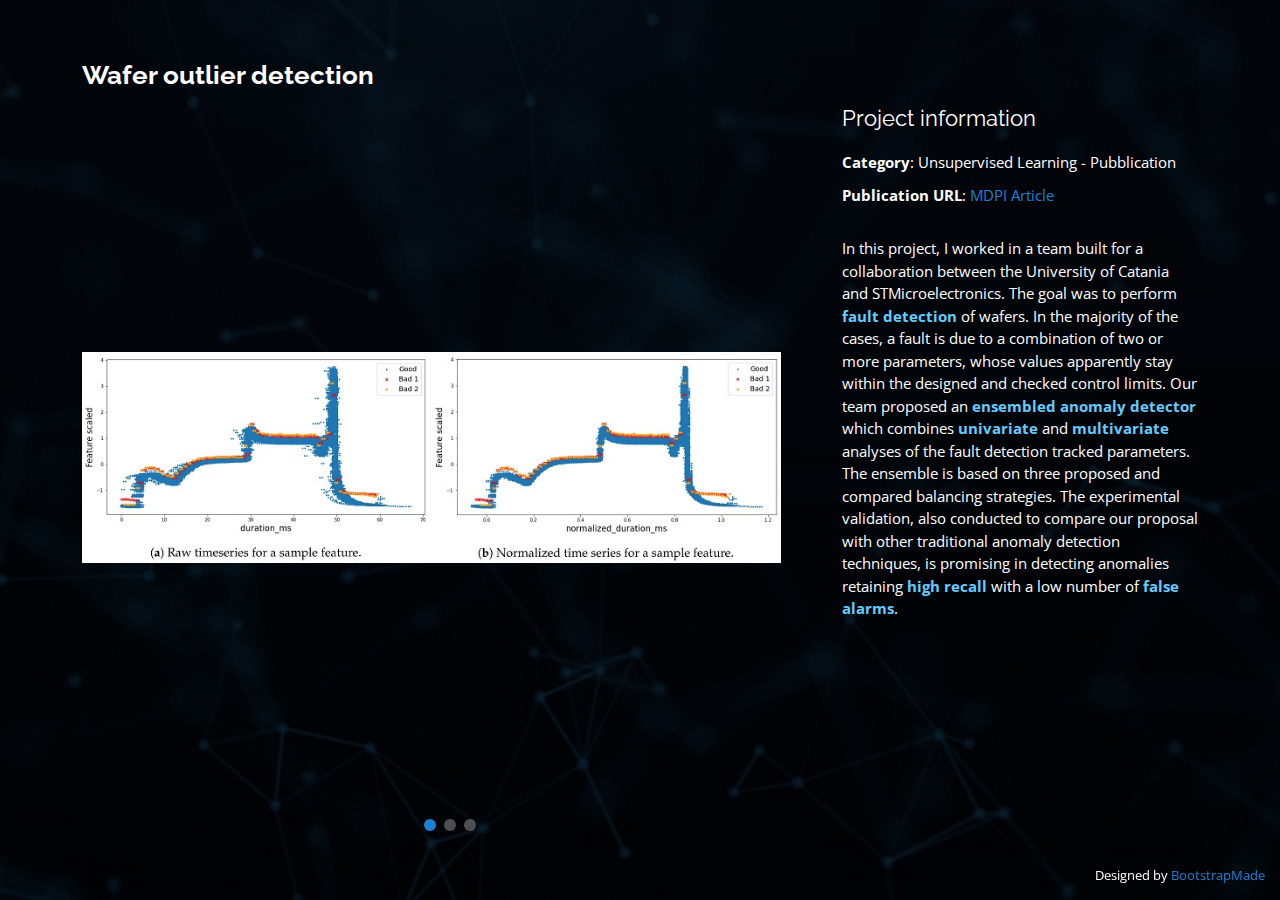
<file: portfolio-details1.html>
<!DOCTYPE html>
<html lang="en">

<head>
  <meta charset="utf-8">
  <meta content="width=device-width, initial-scale=1.0" name="viewport">

  <title>Portfolio Details - Personal Bootstrap Template</title>
  <meta content="" name="description">
  <meta content="" name="keywords">

  <!-- Favicons -->
  <link href="assets/img/favicon.png" rel="icon">
  <link href="assets/img/apple-touch-icon.png" rel="apple-touch-icon">

  <!-- Google Fonts -->
  <link href="https://fonts.googleapis.com/css?family=Open+Sans:300,300i,400,400i,600,600i,700,700i|Raleway:300,300i,400,400i,500,500i,600,600i,700,700i|Poppins:300,300i,400,400i,500,500i,600,600i,700,700i" rel="stylesheet">

  <!-- Vendor CSS Files -->
  <link href="assets/vendor/bootstrap/css/bootstrap.min.css" rel="stylesheet">
  <link href="assets/vendor/bootstrap-icons/bootstrap-icons.css" rel="stylesheet">
  <link href="assets/vendor/boxicons/css/boxicons.min.css" rel="stylesheet">
  <link href="assets/vendor/glightbox/css/glightbox.min.css" rel="stylesheet">
  <link href="assets/vendor/remixicon/remixicon.css" rel="stylesheet">
  <link href="assets/vendor/swiper/swiper-bundle.min.css" rel="stylesheet">

  <!-- Template Main CSS File -->
  <link href="assets/css/style.css" rel="stylesheet">

  <!-- =======================================================
  * Template Name: Personal - v4.7.0
  * Template URL: https://bootstrapmade.com/personal-free-resume-bootstrap-template/
  * Author: BootstrapMade.com
  * License: https://bootstrapmade.com/license/
  ======================================================== -->
</head>

<body>

  <main id="main">

    <!-- ======= Portfolio Details ======= -->
	
	  <div id="portfolio-details1" class="portfolio-details">
      <div class="container" id="portfolio-cont">

			<div class="row">

			  <div class="col-lg-8">
				<h2 class="portfolio-title">Wafer outlier detection</h2>

				<div class="portfolio-details-slider swiper d-none d-md-block" >
				  <div class="swiper-wrapper align-items-center">

					<div class="swiper-slide">
					  <img src="assets/img/portfolio/sensors1.jpg" alt="">
					</div>

					<div class="swiper-slide">
					  <img src="assets/img/portfolio/sensors2.png" alt="">
					</div>
					<div class="swiper-slide">
					  <img src="assets/img/portfolio/sensors3.jpg" alt="">
					  
					</div>
				  </div>
				  <div class="swiper-pagination"></div>
				</div>

			  </div>

			  <div class="col-lg-4 portfolio-info">
				<h3>Project information</h3>
				<ul>
				  <li><strong>Category</strong>: Unsupervised Learning - Pubblication</li>
				  <li><strong>Publication URL</strong>: <a href="https://www.mdpi.com/1424-8220/21/16/5465/htm" target="_blank"> MDPI Article</a></li>
				</ul>

				<p>
				  In this project, I worked in a team built for a collaboration between the University of Catania and STMicroelectronics. The goal was to perform <b>fault detection</b> of wafers. In the majority of the cases, a fault is due to a combination of two or more parameters, whose values apparently stay within the designed and checked control limits. Our team proposed an <b>ensembled anomaly detector</b> which combines <b>univariate</b> and <b>multivariate</b> analyses of the fault detection tracked parameters. The ensemble is based on three proposed and compared balancing strategies.  The experimental validation, also conducted to compare our proposal with other traditional anomaly detection techniques, is promising in detecting anomalies retaining <b>high recall</b> with a low number of <b>false alarms</b>.
				</p>
			  </div>


		  </div>
    </div>			
  </main><!-- End #main -->

  <div class="credits">
    <!-- All the links in the footer should remain intact. -->
    <!-- You can delete the links only if you purchased the pro version. -->
    <!-- Licensing information: https://bootstrapmade.com/license/ -->
    <!-- Purchase the pro version with working PHP/AJAX contact form: https://bootstrapmade.com/personal-free-resume-bootstrap-template/ -->
 Designed by <a href="https://bootstrapmade.com/">BootstrapMade</a> 
  </div>

  <!-- Vendor JS Files -->
  <script src="assets/vendor/purecounter/purecounter.js"></script>
  <script src="assets/vendor/bootstrap/js/bootstrap.bundle.min.js"></script>
  <script src="assets/vendor/glightbox/js/glightbox.min.js"></script>
  <script src="assets/vendor/isotope-layout/isotope.pkgd.min.js"></script>
  <script src="assets/vendor/swiper/swiper-bundle.min.js"></script>
  <script src="assets/vendor/waypoints/noframework.waypoints.js"></script>
  <script src="assets/vendor/php-email-form/validate.js"></script>

  <!-- Template Main JS File -->
  <script src="assets/js/main.js"></script>

</body>

</html>
</file>
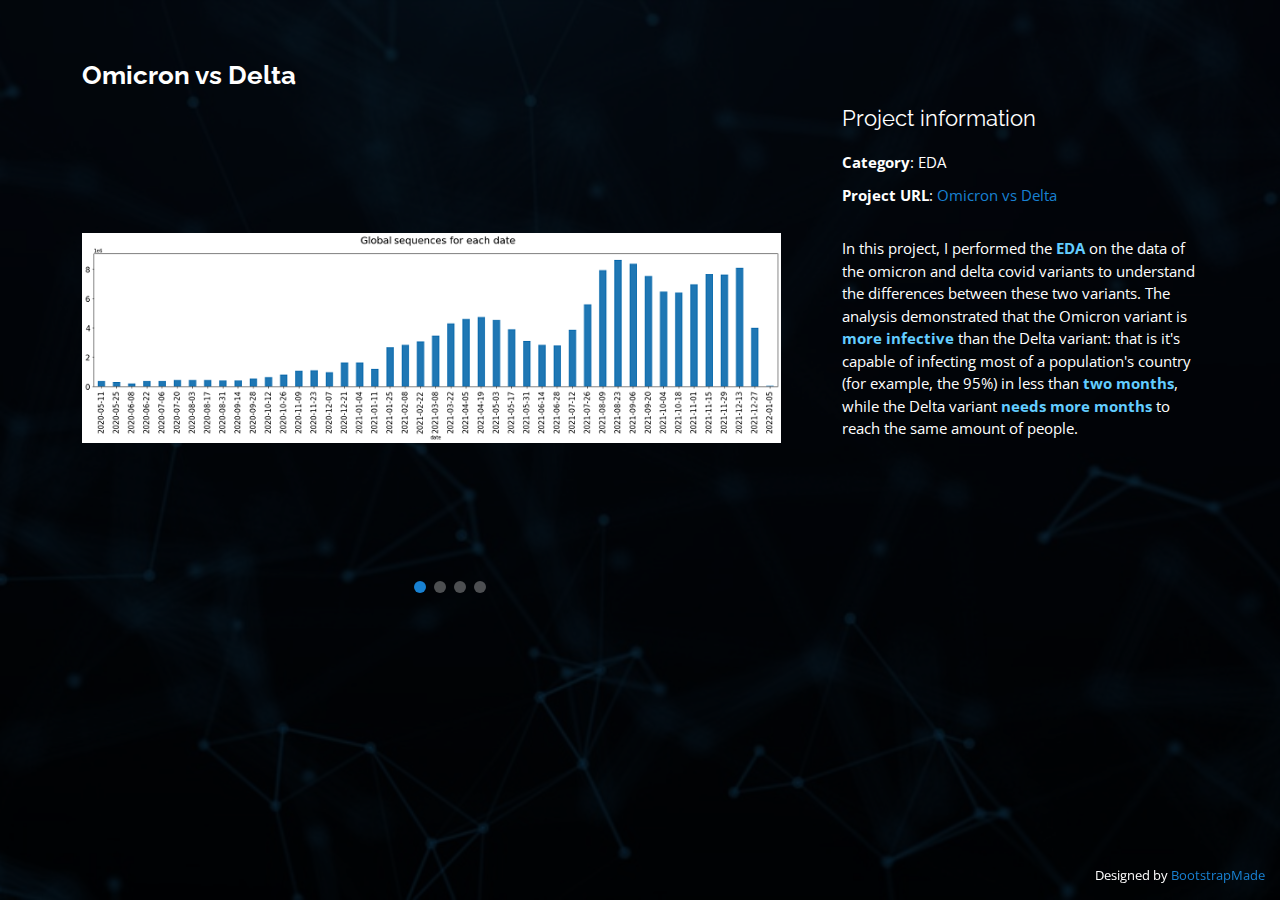
<file: portfolio-details2.html>
<!DOCTYPE html>
<html lang="en">

<head>
  <meta charset="utf-8">
  <meta content="width=device-width, initial-scale=1.0" name="viewport">

  <title>Portfolio Details - Personal Bootstrap Template</title>
  <meta content="" name="description">
  <meta content="" name="keywords">

  <!-- Favicons -->
  <link href="assets/img/favicon.png" rel="icon">
  <link href="assets/img/apple-touch-icon.png" rel="apple-touch-icon">

  <!-- Google Fonts -->
  <link href="https://fonts.googleapis.com/css?family=Open+Sans:300,300i,400,400i,600,600i,700,700i|Raleway:300,300i,400,400i,500,500i,600,600i,700,700i|Poppins:300,300i,400,400i,500,500i,600,600i,700,700i" rel="stylesheet">

  <!-- Vendor CSS Files -->
  <link href="assets/vendor/bootstrap/css/bootstrap.min.css" rel="stylesheet">
  <link href="assets/vendor/bootstrap-icons/bootstrap-icons.css" rel="stylesheet">
  <link href="assets/vendor/boxicons/css/boxicons.min.css" rel="stylesheet">
  <link href="assets/vendor/glightbox/css/glightbox.min.css" rel="stylesheet">
  <link href="assets/vendor/remixicon/remixicon.css" rel="stylesheet">
  <link href="assets/vendor/swiper/swiper-bundle.min.css" rel="stylesheet">

  <!-- Template Main CSS File -->
  <link href="assets/css/style.css" rel="stylesheet">

  <!-- =======================================================
  * Template Name: Personal - v4.7.0
  * Template URL: https://bootstrapmade.com/personal-free-resume-bootstrap-template/
  * Author: BootstrapMade.com
  * License: https://bootstrapmade.com/license/
  ======================================================== -->
</head>

<body>

  <main id="main">

    <!-- ======= Portfolio Details ======= -->
	
	  <div id="portfolio-details2" class="portfolio-details">
      <div class="container">

			<div class="row">

			  <div class="col-lg-8">
				<h2 class="portfolio-title">Omicron vs Delta</h2>

				<div class="portfolio-details-slider swiper d-none d-md-block">
				  <div class="swiper-wrapper align-items-center">

					<div class="swiper-slide">
					  <img src="assets/img/portfolio/ovd1.png" class="images" alt="">
					</div>

					<div class="swiper-slide">
					  <img src="assets/img/portfolio/ovd2.png" class="images" alt="">
					</div>
					<div class="swiper-slide">
					  <img src="assets/img/portfolio/ovd3.png" class="images" alt="">
					</div>
					<div class="swiper-slide">
					  <img src="assets/img/portfolio/ovd4.png" class="images" alt="">
					</div>
				  </div>
				  <div class="swiper-pagination"></div>
				</div>

			  </div>

			  <div class="col-lg-4 portfolio-info">
				<h3>Project information</h3>
				<ul>
				  <li><strong>Category</strong>: EDA</li>
				  <li><strong>Project URL</strong>: <a href="https://www.kaggle.com/francescovattiato/omicron-vs-delta" target="_blank">Omicron vs Delta</a></li>
				</ul>

				<p>
				In this project, I performed the <b>EDA</b> on the data of the omicron and delta covid variants to understand the differences between these two variants. The analysis demonstrated that the Omicron variant is <b>more infective</b> than the Delta variant: that is it's capable of infecting most of a population's country (for example, the 95%) in less than <b>two months</b>, while the Delta variant <b>needs more months</b> to reach the same amount of people.
				</p>
			  </div>


		  </div>

    </div>
	
		
  </main><!-- End #main -->

  <div class="credits">
    <!-- All the links in the footer should remain intact. -->
    <!-- You can delete the links only if you purchased the pro version. -->
    <!-- Licensing information: https://bootstrapmade.com/license/ -->
    <!-- Purchase the pro version with working PHP/AJAX contact form: https://bootstrapmade.com/personal-free-resume-bootstrap-template/ -->
    Designed by <a href="https://bootstrapmade.com/">BootstrapMade</a>
  </div>

  <!-- Vendor JS Files -->
  <script src="assets/vendor/purecounter/purecounter.js"></script>
  <script src="assets/vendor/bootstrap/js/bootstrap.bundle.min.js"></script>
  <script src="assets/vendor/glightbox/js/glightbox.min.js"></script>
  <script src="assets/vendor/isotope-layout/isotope.pkgd.min.js"></script>
  <script src="assets/vendor/swiper/swiper-bundle.min.js"></script>
  <script src="assets/vendor/waypoints/noframework.waypoints.js"></script>
  <script src="assets/vendor/php-email-form/validate.js"></script>

  <!-- Template Main JS File -->
  <script src="assets/js/main.js"></script>

</body>

</html>
</file>
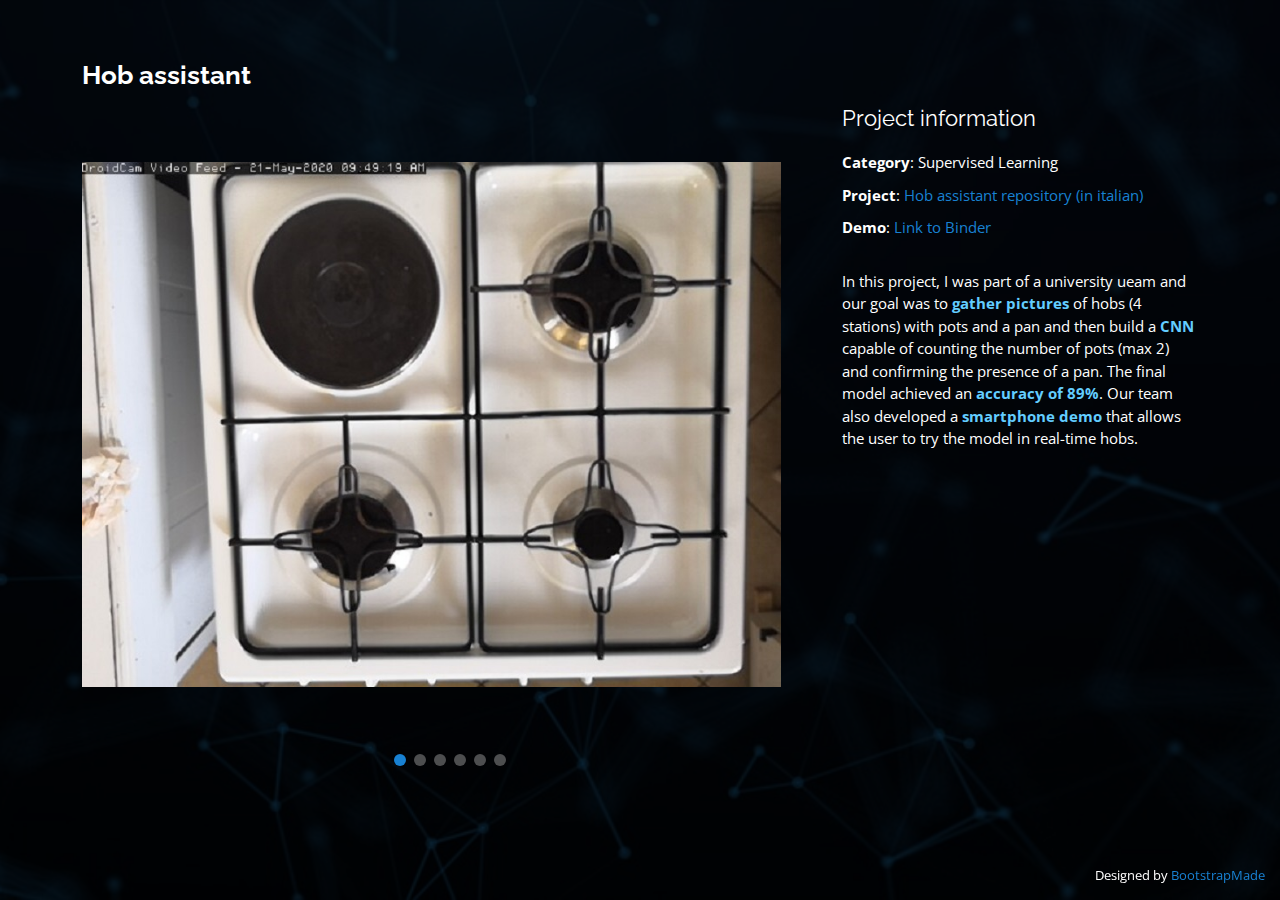
<file: portfolio-details3.html>
<!DOCTYPE html>
<html lang="en">

<head>
  <meta charset="utf-8">
  <meta content="width=device-width, initial-scale=1.0" name="viewport">

  <title>Portfolio Details - Personal Bootstrap Template</title>
  <meta content="" name="description">
  <meta content="" name="keywords">

  <!-- Favicons -->
  <link href="assets/img/favicon.png" rel="icon">
  <link href="assets/img/apple-touch-icon.png" rel="apple-touch-icon">

  <!-- Google Fonts -->
  <link href="https://fonts.googleapis.com/css?family=Open+Sans:300,300i,400,400i,600,600i,700,700i|Raleway:300,300i,400,400i,500,500i,600,600i,700,700i|Poppins:300,300i,400,400i,500,500i,600,600i,700,700i" rel="stylesheet">

  <!-- Vendor CSS Files -->
  <link href="assets/vendor/bootstrap/css/bootstrap.min.css" rel="stylesheet">
  <link href="assets/vendor/bootstrap-icons/bootstrap-icons.css" rel="stylesheet">
  <link href="assets/vendor/boxicons/css/boxicons.min.css" rel="stylesheet">
  <link href="assets/vendor/glightbox/css/glightbox.min.css" rel="stylesheet">
  <link href="assets/vendor/remixicon/remixicon.css" rel="stylesheet">
  <link href="assets/vendor/swiper/swiper-bundle.min.css" rel="stylesheet">

  <!-- Template Main CSS File -->
  <link href="assets/css/style.css" rel="stylesheet">

  <!-- =======================================================
  * Template Name: Personal - v4.7.0
  * Template URL: https://bootstrapmade.com/personal-free-resume-bootstrap-template/
  * Author: BootstrapMade.com
  * License: https://bootstrapmade.com/license/
  ======================================================== -->
</head>

<body>

  <main id="main">

    <!-- ======= Portfolio Details ======= -->
	
	  <div id="portfolio-details3" class="portfolio-details">
      <div class="container">

			<div class="row">

			  <div class="col-lg-8">
				<h2 class="portfolio-title">Hob assistant</h2>

				<div class="portfolio-details-slider swiper d-none d-md-block">
				  <div class="swiper-wrapper align-items-center">
				  	<div class="swiper-slide">
					  <img src="assets/img/portfolio/kitchen00.jpg" class="images" alt="">
					</div>

					<div class="swiper-slide">
					  <img src="assets/img/portfolio/kitchen01.jpg" class="images" alt="">
					</div>
					<div class="swiper-slide">
					  <img src="assets/img/portfolio/kitchen02.jpg" class="images" alt="">
					</div>

					<div class="swiper-slide">
					  <img src="assets/img/portfolio/kitchen1.png" class="images" alt="">
					</div>

					<div class="swiper-slide">
					  <img src="assets/img/portfolio/kitchen2.png" class="images" alt="">
					</div>
					<div class="swiper-slide">
					  <img src="assets/img/portfolio/kitchen3.png" class="images" alt="">
					</div>
				  </div>
				  <div class="swiper-pagination"></div>
				</div>

			  </div>

			  <div class="col-lg-4 portfolio-info">
				<h3>Project information</h3>
				<ul>
				  <li><strong>Category</strong>: Supervised Learning</li>
				  <li><strong>Project</strong>: <a href="https://gitlab.com/team15_unict/main-project/-/tree/master" target="_blank">Hob assistant repository (in italian)</a></li>
				  <li><strong>Demo</strong>: <a href="https://mybinder.org/v2/gl/team15_unict%2Fdemo/master?urlpath=%2Fapps%2Fdemo.ipynb" target="_blank">Link to Binder</a></li>
				</ul>

				<p>
				In this project, I was part of a university ueam and our goal was to <b>gather pictures</b> of hobs (4 stations) with pots and a pan and then build a <b>CNN</b> capable of counting the number of pots (max 2) and confirming the presence of a pan. The final model achieved an <b>accuracy of 89%</b>. Our team also developed a <b>smartphone demo</b> that allows the user to try the model in real-time hobs.
				</p>
			  </div>


		  </div>

    </div>
		
  </main><!-- End #main -->

  <div class="credits">
    <!-- All the links in the footer should remain intact. -->
    <!-- You can delete the links only if you purchased the pro version. -->
    <!-- Licensing information: https://bootstrapmade.com/license/ -->
    <!-- Purchase the pro version with working PHP/AJAX contact form: https://bootstrapmade.com/personal-free-resume-bootstrap-template/ -->
    Designed by <a href="https://bootstrapmade.com/">BootstrapMade</a>
  </div>

  <!-- Vendor JS Files -->
  <script src="assets/vendor/purecounter/purecounter.js"></script>
  <script src="assets/vendor/bootstrap/js/bootstrap.bundle.min.js"></script>
  <script src="assets/vendor/glightbox/js/glightbox.min.js"></script>
  <script src="assets/vendor/isotope-layout/isotope.pkgd.min.js"></script>
  <script src="assets/vendor/swiper/swiper-bundle.min.js"></script>
  <script src="assets/vendor/waypoints/noframework.waypoints.js"></script>
  <script src="assets/vendor/php-email-form/validate.js"></script>

  <!-- Template Main JS File -->
  <script src="assets/js/main.js"></script>

</body>

</html>
</file>
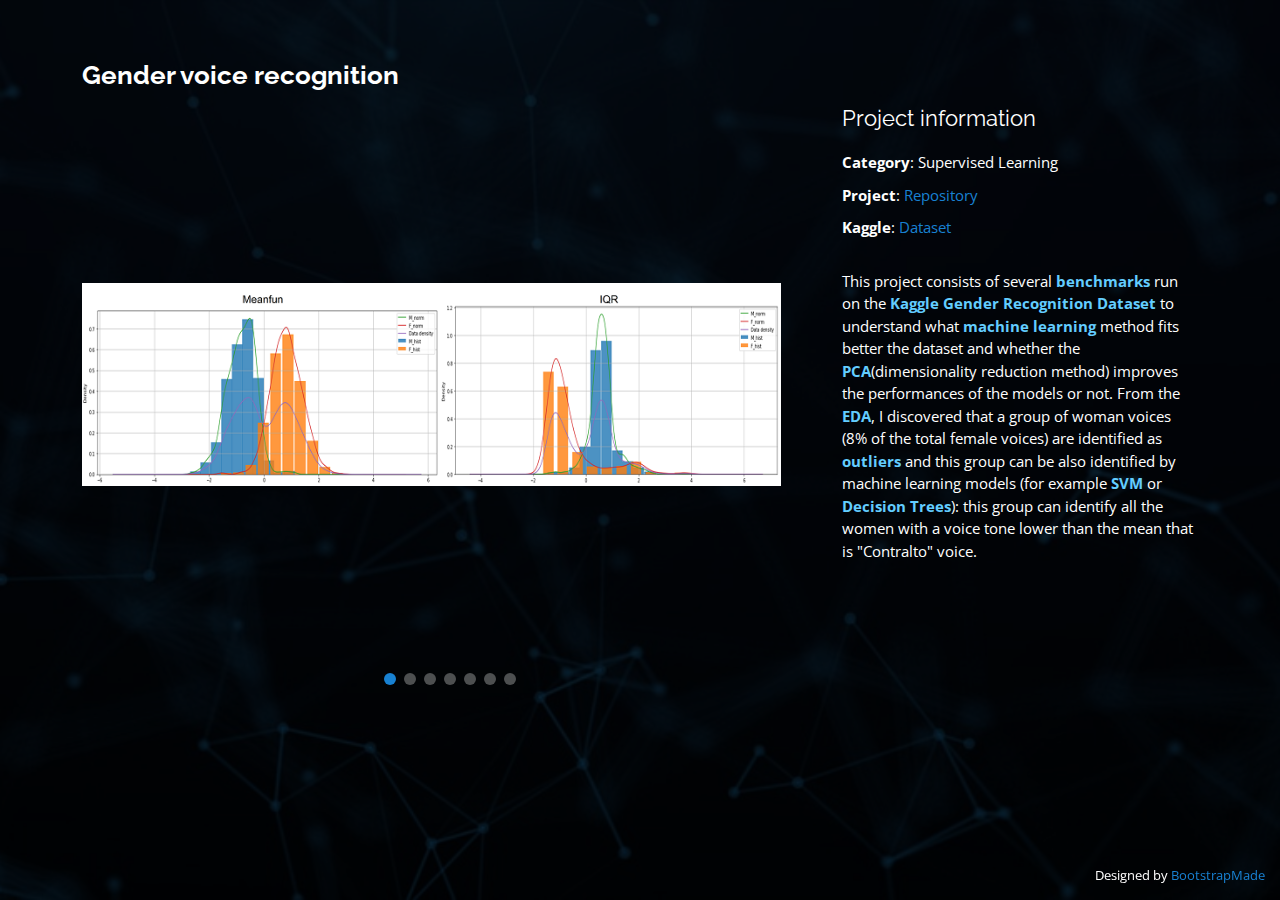
<file: portfolio-details4.html>
<!DOCTYPE html>
<html lang="en">

<head>
  <meta charset="utf-8">
  <meta content="width=device-width, initial-scale=1.0" name="viewport">

  <title>Portfolio Details - Personal Bootstrap Template</title>
  <meta content="" name="description">
  <meta content="" name="keywords">

  <!-- Favicons -->
  <link href="assets/img/favicon.png" rel="icon">
  <link href="assets/img/apple-touch-icon.png" rel="apple-touch-icon">

  <!-- Google Fonts -->
  <link href="https://fonts.googleapis.com/css?family=Open+Sans:300,300i,400,400i,600,600i,700,700i|Raleway:300,300i,400,400i,500,500i,600,600i,700,700i|Poppins:300,300i,400,400i,500,500i,600,600i,700,700i" rel="stylesheet">

  <!-- Vendor CSS Files -->
  <link href="assets/vendor/bootstrap/css/bootstrap.min.css" rel="stylesheet">
  <link href="assets/vendor/bootstrap-icons/bootstrap-icons.css" rel="stylesheet">
  <link href="assets/vendor/boxicons/css/boxicons.min.css" rel="stylesheet">
  <link href="assets/vendor/glightbox/css/glightbox.min.css" rel="stylesheet">
  <link href="assets/vendor/remixicon/remixicon.css" rel="stylesheet">
  <link href="assets/vendor/swiper/swiper-bundle.min.css" rel="stylesheet">

  <!-- Template Main CSS File -->
  <link href="assets/css/style.css" rel="stylesheet">

  <!-- =======================================================
  * Template Name: Personal - v4.7.0
  * Template URL: https://bootstrapmade.com/personal-free-resume-bootstrap-template/
  * Author: BootstrapMade.com
  * License: https://bootstrapmade.com/license/
  ======================================================== -->
</head>

<body>

  <main id="main">

    <!-- ======= Portfolio Details ======= -->
	
	  <div id="portfolio-details4" class="portfolio-details">
      <div class="container">

			<div class="row">

			  <div class="col-lg-8">
				<h2 class="portfolio-title">Gender voice recognition</h2>

				<div class="portfolio-details-slider swiper d-none d-md-block">
				  <div class="swiper-wrapper align-items-center">
				  	<div class="swiper-slide">
					  <img src="assets/img/portfolio/gv1.png" class="images" alt="">
					</div>

					<div class="swiper-slide">
					  <img src="assets/img/portfolio/gv2.png" class="images" alt="">
					</div>
					<div class="swiper-slide">
					  <img src="assets/img/portfolio/gv3.png" class="images" alt="">
					</div>

					<div class="swiper-slide">
					  <img src="assets/img/portfolio/gv4.png" class="images" alt="">
					</div>
					<div class="swiper-slide">
					  <img src="assets/img/portfolio/gv5.png" class="images" alt="">
					</div>
					<div class="swiper-slide">
					  <img src="assets/img/portfolio/gv6.jpg" class="images" alt="">
					</div>
					<div class="swiper-slide">
					  <img src="assets/img/portfolio/gv7.png" class="images" alt="">
					</div>
				  </div>
				  <div class="swiper-pagination"></div>
				</div>

			  </div>

			  <div class="col-lg-4 portfolio-info">
				<h3>Project information</h3>
				<ul>
				  <li><strong>Category</strong>: Supervised Learning</li>
				  <li><strong>Project</strong>: <a href="https://github.com/Firaze/FAD_project" target="_blank">Repository</a></li>
				  <li><strong>Kaggle</strong>: <a href="https://www.kaggle.com/primaryobjects/voicegender" target="_blank">Dataset</a></li>
				</ul>

						<p>
				This project consists of several <b>benchmarks</b> run on the <b> Kaggle Gender Recognition Dataset</b> to understand what <b>machine learning</b> method fits better the dataset and whether the <b>PCA</b>(dimensionality reduction method) improves the performances of the models or not. From the <b>EDA</b>, I discovered that a group of woman voices (8% of the total female voices) are identified as <b>outliers</b> and this group can be also identified by machine learning models (for example <b>SVM</b> or <b>Decision Trees</b>): this group can identify all the women with a voice tone lower than the mean that is "Contralto" voice.
				</p>


		  </div>

    </div>
		
  </main><!-- End #main -->

  <div class="credits">
    <!-- All the links in the footer should remain intact. -->
    <!-- You can delete the links only if you purchased the pro version. -->
    <!-- Licensing information: https://bootstrapmade.com/license/ -->
    <!-- Purchase the pro version with working PHP/AJAX contact form: https://bootstrapmade.com/personal-free-resume-bootstrap-template/ -->
    Designed by <a href="https://bootstrapmade.com/">BootstrapMade</a>
  </div>

  <!-- Vendor JS Files -->
  <script src="assets/vendor/purecounter/purecounter.js"></script>
  <script src="assets/vendor/bootstrap/js/bootstrap.bundle.min.js"></script>
  <script src="assets/vendor/glightbox/js/glightbox.min.js"></script>
  <script src="assets/vendor/isotope-layout/isotope.pkgd.min.js"></script>
  <script src="assets/vendor/swiper/swiper-bundle.min.js"></script>
  <script src="assets/vendor/waypoints/noframework.waypoints.js"></script>
  <script src="assets/vendor/php-email-form/validate.js"></script>

  <!-- Template Main JS File -->
  <script src="assets/js/main.js"></script>

</body>

</html>
</file>
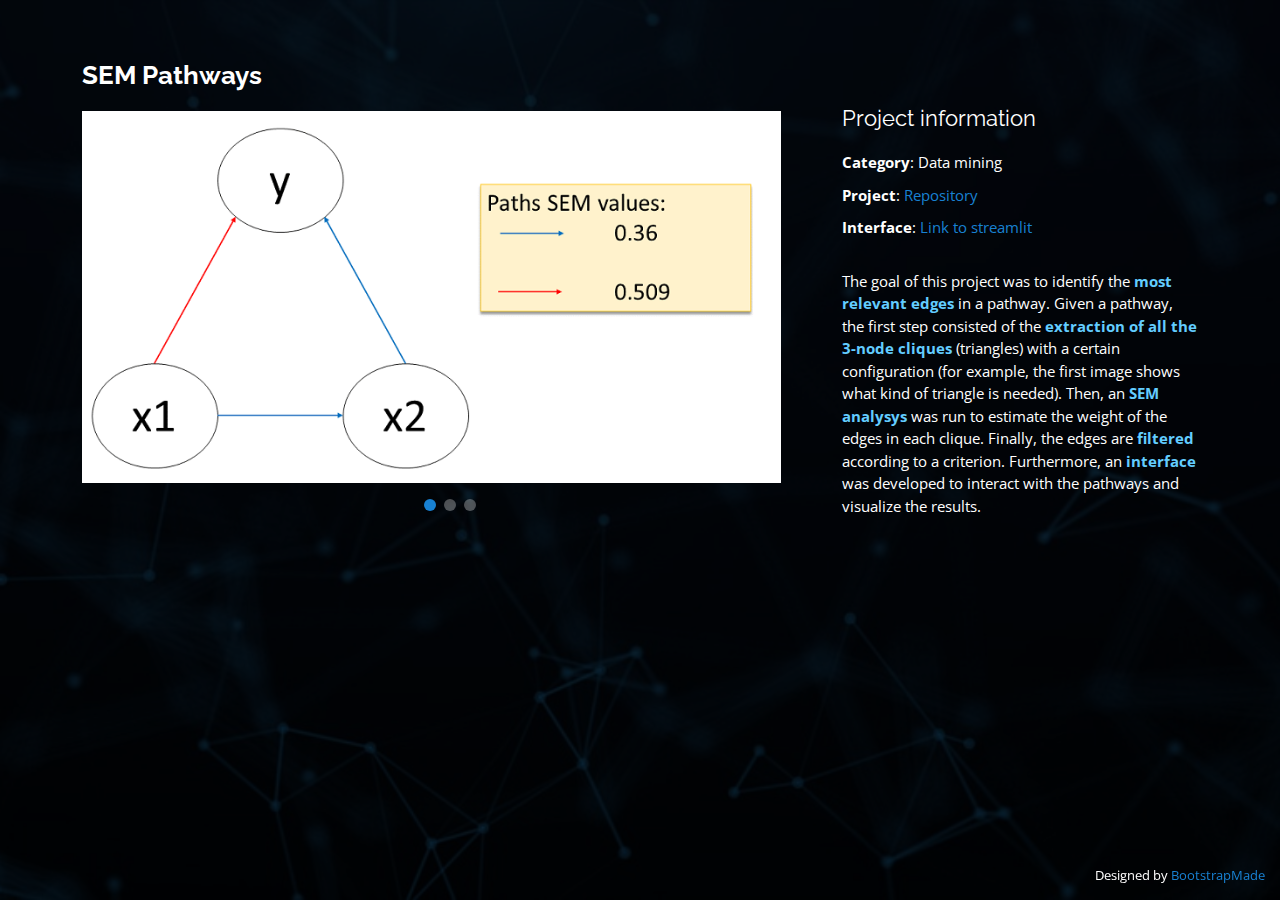
<file: portfolio-details5.html>
<!DOCTYPE html>
<html lang="en">

<head>
  <meta charset="utf-8">
  <meta content="width=device-width, initial-scale=1.0" name="viewport">

  <title>Portfolio Details - Personal Bootstrap Template</title>
  <meta content="" name="description">
  <meta content="" name="keywords">

  <!-- Favicons -->
  <link href="assets/img/favicon.png" rel="icon">
  <link href="assets/img/apple-touch-icon.png" rel="apple-touch-icon">

  <!-- Google Fonts -->
  <link href="https://fonts.googleapis.com/css?family=Open+Sans:300,300i,400,400i,600,600i,700,700i|Raleway:300,300i,400,400i,500,500i,600,600i,700,700i|Poppins:300,300i,400,400i,500,500i,600,600i,700,700i" rel="stylesheet">

  <!-- Vendor CSS Files -->
  <link href="assets/vendor/bootstrap/css/bootstrap.min.css" rel="stylesheet">
  <link href="assets/vendor/bootstrap-icons/bootstrap-icons.css" rel="stylesheet">
  <link href="assets/vendor/boxicons/css/boxicons.min.css" rel="stylesheet">
  <link href="assets/vendor/glightbox/css/glightbox.min.css" rel="stylesheet">
  <link href="assets/vendor/remixicon/remixicon.css" rel="stylesheet">
  <link href="assets/vendor/swiper/swiper-bundle.min.css" rel="stylesheet">

  <!-- Template Main CSS File -->
  <link href="assets/css/style.css" rel="stylesheet">

  <!-- =======================================================
  * Template Name: Personal - v4.7.0
  * Template URL: https://bootstrapmade.com/personal-free-resume-bootstrap-template/
  * Author: BootstrapMade.com
  * License: https://bootstrapmade.com/license/
  ======================================================== -->
</head>

<body>

  <main id="main">

    <!-- ======= Portfolio Details ======= -->
	
	  <div id="portfolio-details5" class="portfolio-details">
      <div class="container">

			<div class="row">

			  <div class="col-lg-8">
				<h2 class="portfolio-title">SEM Pathways</h2>

				<div class="portfolio-details-slider swiper d-none d-md-block">
				  <div class="swiper-wrapper align-items-center">
				  	<div class="swiper-slide">
					  <img src="assets/img/portfolio/sem1.png" class="images" alt="">
					</div>
					<div class="swiper-slide">
					  <img src="assets/img/portfolio/sem2.png" class="images" alt="">
					</div>
					<div class="swiper-slide">
					  <img src="assets/img/portfolio/sem3.png" class="images" alt="">
					</div>
				  </div>
				  <div class="swiper-pagination"></div>
				</div>

			  </div>

			  <div class="col-lg-4 portfolio-info">
				<h3>Project information</h3>
				<ul>
				  <li><strong>Category</strong>: Data mining</li>
				  <li><strong>Project</strong>: <a href="https://github.com/Firaze/SEM_Pathways" target="_blank">Repository</a></li>
				  <li><strong>Interface</strong>: <a href="https://share.streamlit.io/firaze/sem_pathways/main/app.py" target="_blank">Link to streamlit</a></li>
				</ul>

		
				<p>
				The goal of this project was to identify the <b>most relevant edges</b> in a pathway. Given a pathway, the first step consisted of the <b>extraction of all the 3-node cliques</b> (triangles) with a certain configuration (for example, the first image shows what kind of triangle is needed). Then, an <b>SEM analysys</b> was run to estimate the weight of the edges in each clique. Finally, the edges are <b>filtered</b> according to a criterion. Furthermore, an <b>interface</b> was developed to interact with the pathways and visualize the results.
				</p>
			  </div>


		  </div>

    </div>
		
  </main><!-- End #main -->

  <div class="credits">
    <!-- All the links in the footer should remain intact. -->
    <!-- You can delete the links only if you purchased the pro version. -->
    <!-- Licensing information: https://bootstrapmade.com/license/ -->
    <!-- Purchase the pro version with working PHP/AJAX contact form: https://bootstrapmade.com/personal-free-resume-bootstrap-template/ -->
    Designed by <a href="https://bootstrapmade.com/">BootstrapMade</a>
  </div>

  <!-- Vendor JS Files -->
  <script src="assets/vendor/purecounter/purecounter.js"></script>
  <script src="assets/vendor/bootstrap/js/bootstrap.bundle.min.js"></script>
  <script src="assets/vendor/glightbox/js/glightbox.min.js"></script>
  <script src="assets/vendor/isotope-layout/isotope.pkgd.min.js"></script>
  <script src="assets/vendor/swiper/swiper-bundle.min.js"></script>
  <script src="assets/vendor/waypoints/noframework.waypoints.js"></script>
  <script src="assets/vendor/php-email-form/validate.js"></script>

  <!-- Template Main JS File -->
  <script src="assets/js/main.js"></script>

</body>

</html>
</file>
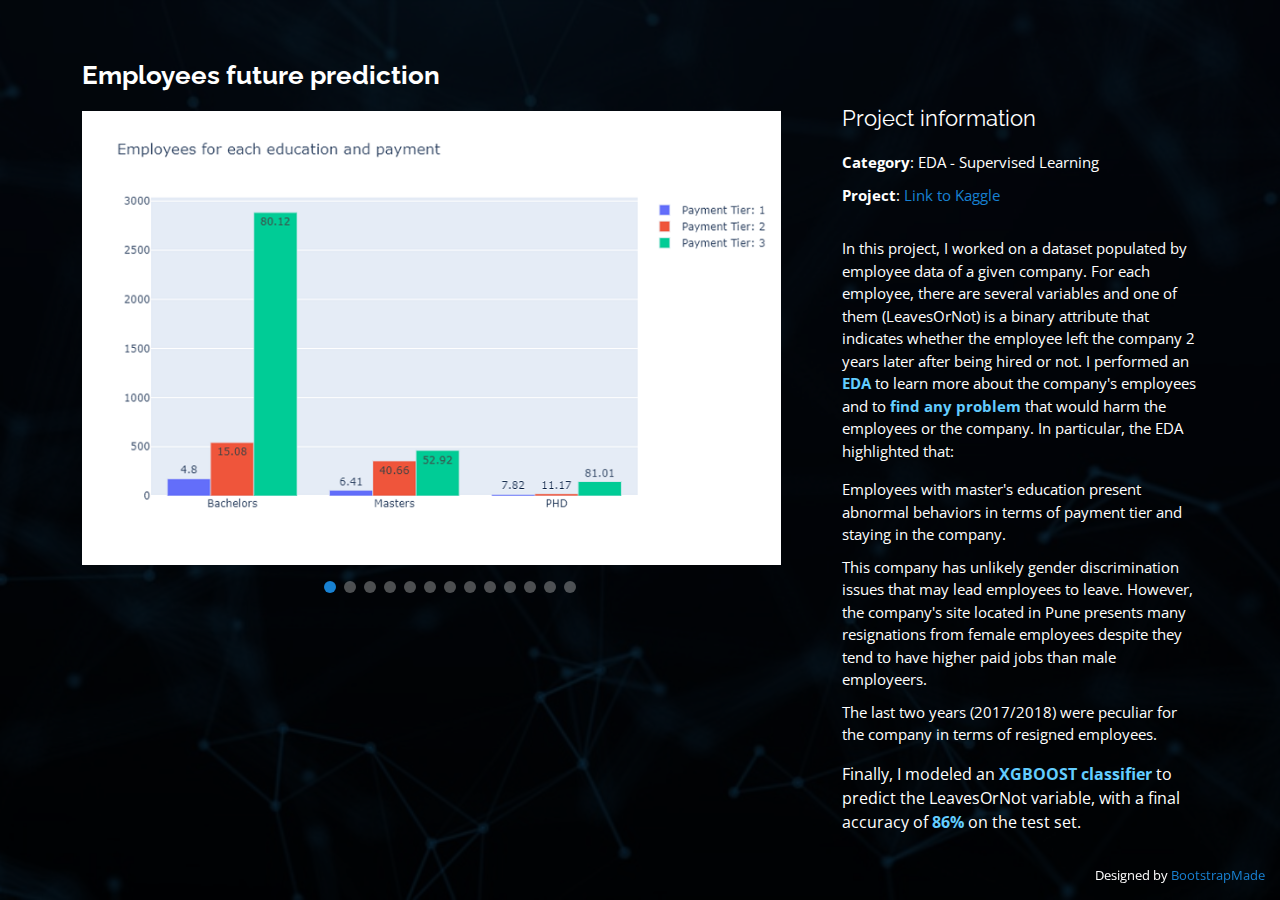
<file: portfolio-details6.html>
<!DOCTYPE html>
<html lang="en">

<head>
  <meta charset="utf-8">
  <meta content="width=device-width, initial-scale=1.0" name="viewport">

  <title>Portfolio Details - Personal Bootstrap Template</title>
  <meta content="" name="description">
  <meta content="" name="keywords">

  <!-- Favicons -->
  <link href="assets/img/favicon.png" rel="icon">
  <link href="assets/img/apple-touch-icon.png" rel="apple-touch-icon">

  <!-- Google Fonts -->
  <link href="https://fonts.googleapis.com/css?family=Open+Sans:300,300i,400,400i,600,600i,700,700i|Raleway:300,300i,400,400i,500,500i,600,600i,700,700i|Poppins:300,300i,400,400i,500,500i,600,600i,700,700i" rel="stylesheet">

  <!-- Vendor CSS Files -->
  <link href="assets/vendor/bootstrap/css/bootstrap.min.css" rel="stylesheet">
  <link href="assets/vendor/bootstrap-icons/bootstrap-icons.css" rel="stylesheet">
  <link href="assets/vendor/boxicons/css/boxicons.min.css" rel="stylesheet">
  <link href="assets/vendor/glightbox/css/glightbox.min.css" rel="stylesheet">
  <link href="assets/vendor/remixicon/remixicon.css" rel="stylesheet">
  <link href="assets/vendor/swiper/swiper-bundle.min.css" rel="stylesheet">

  <!-- Template Main CSS File -->
  <link href="assets/css/style.css" rel="stylesheet">

  <!-- =======================================================
  * Template Name: Personal - v4.7.0
  * Template URL: https://bootstrapmade.com/personal-free-resume-bootstrap-template/
  * Author: BootstrapMade.com
  * License: https://bootstrapmade.com/license/
  ======================================================== -->
</head>

<body>

  <main id="main">

    <!-- ======= Portfolio Details ======= -->
	
	  <div id="portfolio-details5" class="portfolio-details">
      <div class="container">

			<div class="row">

			  <div class="col-lg-8">
				<h2 class="portfolio-title">Employees future prediction</h2>

				<div class="portfolio-details-slider swiper d-none d-md-block">
				  <div class="swiper-wrapper align-items-center">
				  	<div class="swiper-slide">
					  <img src="assets/img/portfolio/efp1.png" class="images" alt="">
					</div>
				  	<div class="swiper-slide">
					  <img src="assets/img/portfolio/efp2.png" class="images" alt="">
					</div>
					<div class="swiper-slide">
					  <img src="assets/img/portfolio/efp3.png" class="images" alt="">
					</div>
					<div class="swiper-slide">
					  <img src="assets/img/portfolio/efp4.png" class="images" alt="">
					</div>
					<div class="swiper-slide">
					  <img src="assets/img/portfolio/efp5.png" class="images" alt="">
					</div>
					<div class="swiper-slide">
					  <img src="assets/img/portfolio/efp6.png" class="images" alt="">
					</div>
					<div class="swiper-slide">
					  <img src="assets/img/portfolio/efp7.png" class="images" alt="">
					</div>
					<div class="swiper-slide">
					  <img src="assets/img/portfolio/efp8.png" class="images" alt="">
					</div>
					<div class="swiper-slide">
					  <img src="assets/img/portfolio/efp9.png" class="images" alt="">
					</div>	
					<div class="swiper-slide">
					  <img src="assets/img/portfolio/efp10.png" class="images" alt="">
					</div>	
					<div class="swiper-slide">
					  <img src="assets/img/portfolio/efp11.png" class="images" alt="">
					</div>
					<div class="swiper-slide">
					  <img src="assets/img/portfolio/efp12.png" class="images" alt="">
					</div>
					<div class="swiper-slide">
					  <img src="assets/img/portfolio/efp13.png" class="images" alt="">
					</div>					
				  </div>
				  <div class="swiper-pagination"></div>
				</div>

			  </div>

			  <div class="col-lg-4 portfolio-info">
				<h3>Project information</h3>
				<ul >
				  <li><strong>Category</strong>: EDA - Supervised Learning</li>
				  <li><strong>Project</strong>: <a href="https://www.kaggle.com/francescovattiato/deep-eda-with-plotly-xgboost-acc-86/notebook" target="_blank">Link to Kaggle</a></li>
				</ul>
				<p>
				In this project, I worked on a dataset populated by employee data of a given company. For each employee, there are several variables and one of them (LeavesOrNot) is a binary attribute that indicates whether the employee left the company 2 years later after being hired or not.  I performed an <b>EDA</b> to learn more about the company's employees and to <b>find any problem </b> that would harm the employees or the company. In particular, the EDA highlighted that:
				<ul id="points">
				  <li>Employees with master's education present abnormal behaviors in terms of payment tier and staying in the company.</li>
				  <li>This company has unlikely gender discrimination issues that may lead employees to leave. However, the company's site located in Pune presents many resignations from female employees despite they tend to have higher paid jobs than male employeers.</li>
				  <li>The last two years (2017/2018) were peculiar for the company in terms of resigned employees.</li>
				</ul>
				Finally, I modeled an <b>XGBOOST classifier</b> to predict the LeavesOrNot variable, with a final accuracy of <b>86%</b> on the test set.
				</p>
			  </div>


		  </div>

    </div>
		
  </main><!-- End #main -->

  <div class="credits">
    <!-- All the links in the footer should remain intact. -->
    <!-- You can delete the links only if you purchased the pro version. -->
    <!-- Licensing information: https://bootstrapmade.com/license/ -->
    <!-- Purchase the pro version with working PHP/AJAX contact form: https://bootstrapmade.com/personal-free-resume-bootstrap-template/ -->
    Designed by <a href="https://bootstrapmade.com/">BootstrapMade</a>
  </div>

  <!-- Vendor JS Files -->
  <script src="assets/vendor/purecounter/purecounter.js"></script>
  <script src="assets/vendor/bootstrap/js/bootstrap.bundle.min.js"></script>
  <script src="assets/vendor/glightbox/js/glightbox.min.js"></script>
  <script src="assets/vendor/isotope-layout/isotope.pkgd.min.js"></script>
  <script src="assets/vendor/swiper/swiper-bundle.min.js"></script>
  <script src="assets/vendor/waypoints/noframework.waypoints.js"></script>
  <script src="assets/vendor/php-email-form/validate.js"></script>

  <!-- Template Main JS File -->
  <script src="assets/js/main.js"></script>

</body>

</html>
</file>
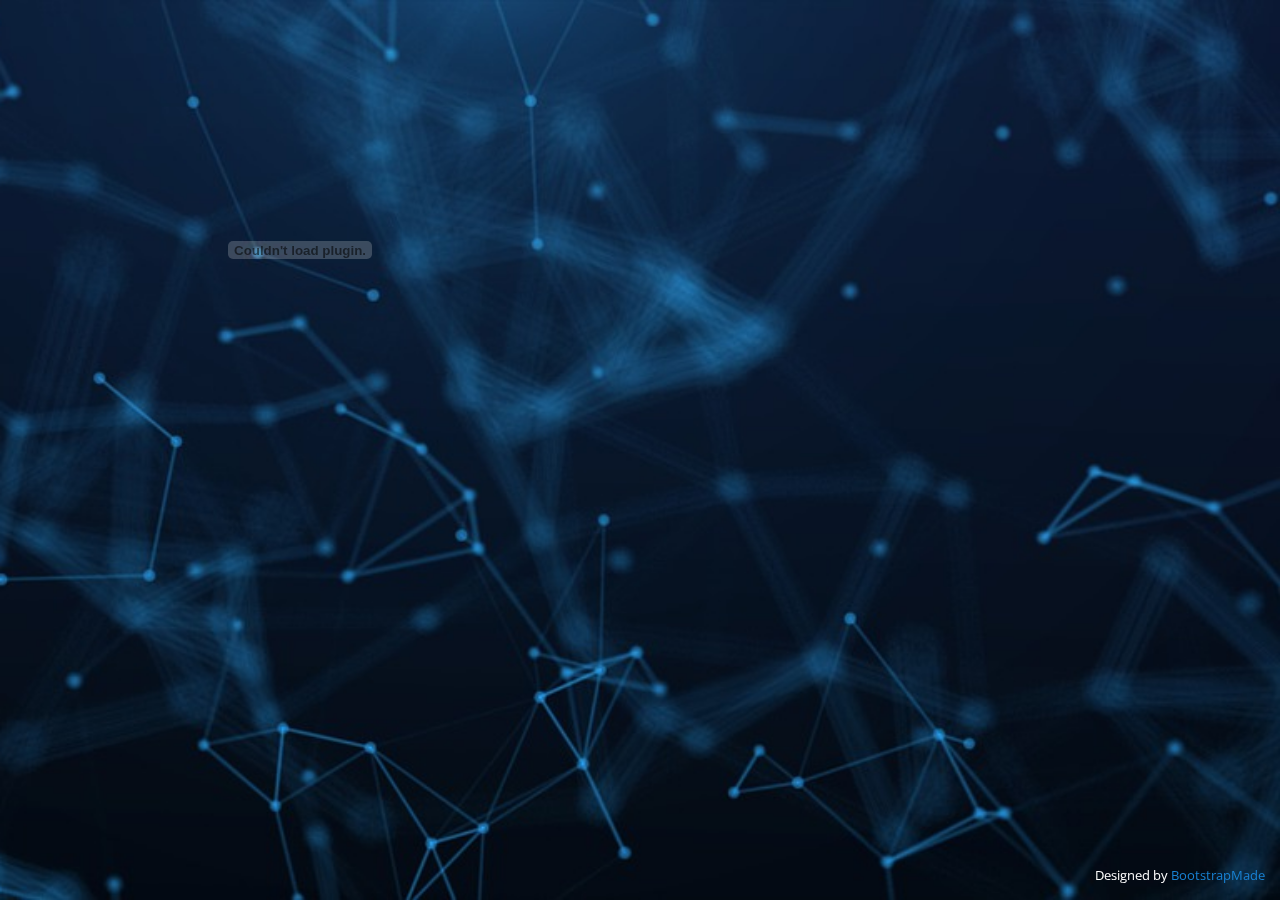
<file: resume.html>
<!DOCTYPE html>
<html lang="en">

<head>
  <meta charset="utf-8">
  <meta content="width=device-width, initial-scale=1.0" name="viewport">

  <title>Portfolio Details - Personal Bootstrap Template</title>
  <meta content="" name="description">
  <meta content="" name="keywords">

  <!-- Favicons -->
  <link href="assets/img/favicon.png" rel="icon">
  <link href="assets/img/apple-touch-icon.png" rel="apple-touch-icon">

  <!-- Google Fonts -->
  <link href="https://fonts.googleapis.com/css?family=Open+Sans:300,300i,400,400i,600,600i,700,700i|Raleway:300,300i,400,400i,500,500i,600,600i,700,700i|Poppins:300,300i,400,400i,500,500i,600,600i,700,700i" rel="stylesheet">

  <!-- Vendor CSS Files -->
  <link href="assets/vendor/bootstrap/css/bootstrap.min.css" rel="stylesheet">
  <link href="assets/vendor/bootstrap-icons/bootstrap-icons.css" rel="stylesheet">
  <link href="assets/vendor/boxicons/css/boxicons.min.css" rel="stylesheet">
  <link href="assets/vendor/glightbox/css/glightbox.min.css" rel="stylesheet">
  <link href="assets/vendor/remixicon/remixicon.css" rel="stylesheet">
  <link href="assets/vendor/swiper/swiper-bundle.min.css" rel="stylesheet">

  <!-- Template Main CSS File -->
  <link href="assets/css/style.css" rel="stylesheet">

  <!-- =======================================================
  * Template Name: Personal - v4.7.0
  * Template URL: https://bootstrapmade.com/personal-free-resume-bootstrap-template/
  * Author: BootstrapMade.com
  * License: https://bootstrapmade.com/license/
  ======================================================== -->
</head>

<body>

  <main id="main">

    <!-- ======= Portfolio Details ======= -->
	
<embed src="resume.pdf" width="600" height="500" alt="pdf" pluginspage="http://www.adobe.com/products/acrobat/readstep2.html">

		
  </main><!-- End #main -->

  <div class="credits">
    <!-- All the links in the footer should remain intact. -->
    <!-- You can delete the links only if you purchased the pro version. -->
    <!-- Licensing information: https://bootstrapmade.com/license/ -->
    <!-- Purchase the pro version with working PHP/AJAX contact form: https://bootstrapmade.com/personal-free-resume-bootstrap-template/ -->
    Designed by <a href="https://bootstrapmade.com/">BootstrapMade</a>
  </div>

  <!-- Vendor JS Files -->
  <script src="assets/vendor/purecounter/purecounter.js"></script>
  <script src="assets/vendor/bootstrap/js/bootstrap.bundle.min.js"></script>
  <script src="assets/vendor/glightbox/js/glightbox.min.js"></script>
  <script src="assets/vendor/isotope-layout/isotope.pkgd.min.js"></script>
  <script src="assets/vendor/swiper/swiper-bundle.min.js"></script>
  <script src="assets/vendor/waypoints/noframework.waypoints.js"></script>
  <script src="assets/vendor/php-email-form/validate.js"></script>

  <!-- Template Main JS File -->
  <script src="assets/js/main.js"></script>

</body>

</html>
</file>
<file: assets/css/style.css>
/**
* Template Name: Personal - v4.7.0
* Template URL: https://bootstrapmade.com/personal-free-resume-bootstrap-template/
* Author: BootstrapMade.com
* License: https://bootstrapmade.com/license/
*/

/*--------------------------------------------------------------
# General
--------------------------------------------------------------*/


body {
  font-family: "Open Sans", sans-serif;
  background-color: #040404;
  color: #fff;
  position: relative;
  background: transparent;
}
body::before {
  content: "";
  position: fixed;
  background: #040404 url("../img/bg.jpg") top right no-repeat;
  background-size: cover;
  left: 0;
  right: 0;
  top: 0;
  height: 100vh;
  z-index: -1;
}
@media (min-width: 1024px) {
  body::before {
    background-attachment: fixed;
  }
}

a {
  color: #1881d2;
  text-decoration: none;
}

a:hover {
  color: #1881d2;
  text-decoration: none;
}

h1, h2, h3, h4, h5, h6 {
  font-family: "Raleway", sans-serif;
}

b {
	color: #63cdff;
}

/*--------------------------------------------------------------
# Header
--------------------------------------------------------------*/
#header {
  transition: ease-in-out 0.3s;
  position: relative;
  height: 100vh;
  display: flex;
  align-items: center;
  z-index: 997;
  overflow-y: auto;
}
#header * {
  transition: ease-in-out 0.3s;
}
#header h1 {
  font-size: 48px;
  margin: 0;
  padding: 0;
  line-height: 1;
  font-weight: 700;
  font-family: "Poppins", sans-serif;
}
#header h1 a, #header h1 a:hover {
  color: #fff;
  line-height: 1;
  display: inline-block;
}
#header h2 {
  font-size: 24px;
  margin-top: 20px;
  color: rgba(255, 255, 255, 0.8);
}
#header h2 span {
  color: #fff;
  border-bottom: 2px solid #1881d2;
  padding-bottom: 6px;
}
#header img {
  padding: 0;
  margin: 0;
}
#header .social-links {
  margin-top: 40px;
  display: flex;
}
#header .social-links a {
  font-size: 16px;
  display: flex;
  justify-content: center;
  align-items: center;
  background: rgba(255, 255, 255, 0.1);
  color: #fff;
  line-height: 1;
  margin-right: 8px;
  border-radius: 50%;
  width: 40px;
  height: 40px;
}
#header .social-links a:hover {
  background: #1881d2;
}
@media (max-width: 992px) {
  #header h1 {
    font-size: 36px;
  }
  #header h2 {
    font-size: 20px;
    line-height: 30px;
  }
  #header .social-links {
    margin-top: 15px;
  }
  #header .container {
    display: flex;
    flex-direction: column;
    align-items: center;
  }
}

/* Header Top */
#header.header-top {
  height: 80px;
  position: fixed;
  left: 0;
  top: 0;
  right: 0;
  background: rgba(0, 0, 0, 0.9);
}
#header.header-top .social-links, #header.header-top h2 {
  display: none;
}
#header.header-top h1 {
  margin-right: auto;
  font-size: 36px;
}
#header.header-top .container {
  display: flex;
  align-items: center;
}
#header.header-top .navbar {
  margin: 0;
}
@media (max-width: 768px) {
  #header.header-top {
    height: 60px;
  }
  #header.header-top h1 {
    font-size: 26px;
  }
}

/*--------------------------------------------------------------
# Navigation Menu
--------------------------------------------------------------*/
/**
* Desktop Navigation 
*/
.navbar {
  padding: 0;
  margin-top: 35px;
}
.navbar ul {
  margin: 0;
  padding: 0;
  display: flex;
  list-style: none;
  align-items: center;
}
.navbar li {
  position: relative;
}
.navbar li + li {
  margin-left: 30px;
}
.navbar a, .navbar a:focus {
  display: flex;
  align-items: center;
  justify-content: space-between;
  padding: 0;
  font-family: "Poppins", sans-serif;
  font-size: 16px;
  font-weight: 400;
  color: rgba(255, 255, 255, 0.7);
  white-space: nowrap;
  transition: 0.3s;
}
.navbar a i, .navbar a:focus i {
  font-size: 12px;
  line-height: 0;
  margin-left: 5px;
}
.navbar a:before {
  content: "";
  position: absolute;
  width: 0;
  height: 2px;
  bottom: -4px;
  left: 0;
  background-color: #1881d2;
  visibility: hidden;
  width: 0px;
  transition: all 0.3s ease-in-out 0s;
}
.navbar a:hover:before, .navbar li:hover > a:before, .navbar .active:before {
  visibility: visible;
  width: 25px;
}
.navbar a:hover, .navbar .active, .navbar .active:focus, .navbar li:hover > a {
  color: #fff;
}

/**
* Mobile Navigation 
*/
.mobile-nav-toggle {
  color: #fff;
  font-size: 28px;
  cursor: pointer;
  display: none;
  line-height: 0;
  transition: 0.5s;
  position: fixed;
  right: 15px;
  top: 15px;
}

@media (max-width: 991px) {
  .mobile-nav-toggle {
    display: block;
  }

  .navbar ul {
    display: none;
  }
}
.navbar-mobile {
  position: fixed;
  overflow: hidden;
  top: 0;
  right: 0;
  left: 0;
  bottom: 0;
  background: rgba(0, 0, 0, 0.9);
  transition: 0.3s;
  z-index: 999;
  margin-top: 0;
}
.navbar-mobile .mobile-nav-toggle {
  position: absolute;
  top: 15px;
  right: 15px;
}
.navbar-mobile ul {
  display: block;
  position: absolute;
  top: 55px;
  right: 15px;
  bottom: 45px;
  left: 15px;
  padding: 10px 0;
  overflow-y: auto;
  transition: 0.3s;
  border: 2px solid rgba(255, 255, 255, 0.2);
}
.navbar-mobile li {
  padding: 12px 20px;
}
.navbar-mobile li + li {
  margin: 0;
}
.navbar-mobile a, .navbar-mobile a:focus {
  font-size: 16px;
  position: relative;
}

/*--------------------------------------------------------------
# Sections General
--------------------------------------------------------------*/
section {
  overflow: hidden;
  position: absolute;
  width: 100%;
  top: 140px;
  bottom: 100%;
  opacity: 0;
  transition: ease-in-out 0.4s;
}
section.section-show {
  top: 100px;
  bottom: auto;
  opacity: 1;
  padding-bottom: 45px;
}
section .container {
  background: rgba(0, 0, 0, 0.9);
  padding: 30px;
}
@media (max-width: 768px) {
  section {
    top: 120px;
  }
  section.section-show {
    top: 80px;
  }
}

.section-title h2 {
  font-size: 14px;
  font-weight: 500;
  padding: 0;
  line-height: 1px;
  margin: 0 0 20px 0;
  letter-spacing: 2px;
  text-transform: uppercase;
  color: #aaaaaa;
  font-family: "Poppins", sans-serif;
}
.section-title h2::after {
  content: "";
  width: 120px;
  height: 1px;
  display: inline-block;
  background: #4c9ceb;
  margin: 4px 10px;
}
.section-title p {
  margin: 0;
  margin: -15px 0 15px 0;
  font-size: 36px;
  font-weight: 700;
  text-transform: uppercase;
  font-family: "Poppins", sans-serif;
  color: #fff;
}

/*--------------------------------------------------------------
# About
--------------------------------------------------------------*/
.about-me .content h3 {
  font-weight: 700;
  font-size: 26px;
  color: #1881d2;
}
.about-me .content ul {
  list-style: none;
  padding: 0;
}
.about-me .content ul li {
  margin-bottom: 20px;
  display: flex;
  align-items: center;
}
.about-me .content ul strong {
  margin-right: 10px;
}
.about-me .content ul i {
  font-size: 16px;
  margin-right: 5px;
  color: #1881d2;
  line-height: 0;
}
.about-me .content p:last-child {
  margin-bottom: 0;
}

/*--------------------------------------------------------------
# Counts
--------------------------------------------------------------*/
.counts {
  padding: 70px 0 60px;
}
.counts .count-box {
  padding: 30px 30px 25px 30px;
  width: 100%;
  position: relative;
  text-align: center;
  background: rgba(255, 255, 255, 0.08);
}
.counts .count-box i {
  position: absolute;
  top: -25px;
  left: 50%;
  transform: translateX(-50%);
  font-size: 24px;
  background: rgba(255, 255, 255, 0.1);
  padding: 12px;
  color: #1881d2;
  border-radius: 50px;
  line-height: 0;
}
.counts .count-box span {
  font-size: 36px;
  display: block;
  font-weight: 600;
  color: #fff;
}
.counts .count-box p {
  padding: 0;
  margin: 0;
  font-family: "Raleway", sans-serif;
  font-size: 14px;
}

/*--------------------------------------------------------------
# Skills
--------------------------------------------------------------*/
.skills .progress {
  height: 60px;
  display: block;
  background: none;
  border-radius: 0;
}
.skills .progress .skill {
  padding: 10px 0;
  margin: 0;
  text-transform: uppercase;
  display: block;
  font-weight: 600;
  font-family: "Poppins", sans-serif;
  color: #fff;
}
.skills .progress .skill .val {
  float: right;
  font-style: normal;
}
.skills .progress-bar-wrap {
  background: rgba(255, 255, 255, 0.2);
}
.skills .progress-bar {
  width: 1px;
  height: 10px;
  transition: 0.9s;
  background-color: #1881d2;
}

.skills .content h3 {
  font-weight: 700;
  font-size: 26px;
  color: #1881d2;
}
.skills .content ul {
  list-style: none;
  padding: 0;
}
.skills .content ul li {
  margin-bottom: 20px;
  display: flex;
  align-items: center;
}
.skills .content ul strong {
  margin-right: 10px;
}
.skills .content ul i {
  font-size: 16px;
  margin-right: 5px;
  color: #1881d2;
  line-height: 0;
}
.skills .content p:last-child {
  margin-bottom: 0;
}


/*--------------------------------------------------------------
# Interests
--------------------------------------------------------------*/
.interests .icon-box {
  display: flex;
  align-items: center;
  padding: 20px;
  background: rgba(255, 255, 255, 0.08);
  transition: ease-in-out 0.3s;
}
.interests .icon-box i {
  font-size: 32px;
  padding-right: 10px;
  line-height: 1;
}
.interests .icon-box h3 {
  font-weight: 700;
  margin: 0;
  padding: 0;
  line-height: 1;
  font-size: 16px;
  color: #fff;
}
.interests .icon-box:hover {
  background: rgba(255, 255, 255, 0.12);
}

/*--------------------------------------------------------------
# Testimonials
--------------------------------------------------------------*/
.testimonials .testimonials-carousel, .testimonials .testimonials-slider {
  overflow: hidden;
}
.testimonials .testimonial-item {
  box-sizing: content-box;
  min-height: 320px;
}
.testimonials .testimonial-item .testimonial-img {
  width: 90px;
  border-radius: 50%;
  margin: -40px 0 0 40px;
  position: relative;
  z-index: 2;
  border: 6px solid rgba(255, 255, 255, 0.12);
}
.testimonials .testimonial-item h3 {
  font-size: 18px;
  font-weight: bold;
  margin: 10px 0 5px 45px;
  color: #fff;
}
.testimonials .testimonial-item h4 {
  font-size: 14px;
  color: #999;
  margin: 0 0 0 45px;
}
.testimonials .testimonial-item .quote-icon-left, .testimonials .testimonial-item .quote-icon-right {
  color: rgba(255, 255, 255, 0.25);
  font-size: 26px;
}
.testimonials .testimonial-item .quote-icon-left {
  display: inline-block;
  left: -5px;
  position: relative;
}
.testimonials .testimonial-item .quote-icon-right {
  display: inline-block;
  right: -5px;
  position: relative;
  top: 10px;
}
.testimonials .testimonial-item p {
  font-style: italic;
  margin: 0 15px 0 15px;
  padding: 20px 20px 60px 20px;
  background: rgba(255, 255, 255, 0.1);
  position: relative;
  border-radius: 6px;
  position: relative;
  z-index: 1;
}
.testimonials .swiper-pagination {
  margin-top: 20px;
  position: relative;
}
.testimonials .swiper-pagination .swiper-pagination-bullet {
  width: 12px;
  height: 12px;
  opacity: 1;
  background-color: rgba(255, 255, 255, 0.3);
}
.testimonials .swiper-pagination .swiper-pagination-bullet-active {
  background-color: #1881d2;
}

/*--------------------------------------------------------------
# Resume
--------------------------------------------------------------*/
.resume .resume-title {
  font-size: 26px;
  font-weight: 700;
  margin-top: 20px;
  margin-bottom: 20px;
  color: #fff;
}
.resume .resume-item {
  padding: 0 0 20px 20px;
  margin-top: -2px;
  border-left: 2px solid rgba(255, 255, 255, 0.2);
  position: relative;
}
.resume .resume-item h4 {
  line-height: 18px;
  font-size: 18px;
  font-weight: 600;
  text-transform: uppercase;
  font-family: "Poppins", sans-serif;
  color: #1881d2;
  margin-bottom: 10px;
}
.resume .resume-item h5 {
  font-size: 16px;
  background: rgba(255, 255, 255, 0.15);
  padding: 5px 15px;
  display: inline-block;
  font-weight: 600;
  margin-bottom: 10px;
}
.resume .resume-item ul {
  padding-left: 20px;
}
.resume .resume-item ul li {
  padding-bottom: 10px;
}
.resume .resume-item:last-child {
  padding-bottom: 0;
}
.resume .resume-item::before {
  content: "";
  position: absolute;
  width: 16px;
  height: 16px;
  border-radius: 50px;
  left: -9px;
  top: 0;
  background: #1881d2;
  border: 2px solid #1881d2;
}

/*--------------------------------------------------------------
# Services
--------------------------------------------------------------*/
.services .icon-box {
  text-align: center;
  background: rgba(204, 204, 204, 0.1);
  padding: 80px 20px;
  transition: all ease-in-out 0.3s;
}
.services .icon-box .icon {
  margin: 0 auto;
  width: 64px;
  height: 64px;
  background: #1881d2;
  border-radius: 5px;
  transition: all 0.3s ease-out 0s;
  display: flex;
  align-items: center;
  justify-content: center;
  margin-bottom: 20px;
  transform-style: preserve-3d;
}
.services .icon-box .icon i {
  color: #fff;
  font-size: 28px;
}
.services .icon-box .icon::before {
  position: absolute;
  content: "";
  left: -8px;
  top: -8px;
  height: 100%;
  width: 100%;
  background: rgba(255, 255, 255, 0.15);
  border-radius: 5px;
  transition: all 0.3s ease-out 0s;
  transform: translateZ(-1px);
}
.services .icon-box h4 {
  font-weight: 700;
  margin-bottom: 15px;
  font-size: 24px;
}
.services .icon-box h4 a {
  color: #fff;
}
.services .icon-box p {
  line-height: 24px;
  font-size: 14px;
  margin-bottom: 0;
}
.services .icon-box:hover {
  background: #1881d2;
  border-color: #1881d2;
}
.services .icon-box:hover .icon {
  background: #fff;
}
.services .icon-box:hover .icon i {
  color: #1881d2;
}
.services .icon-box:hover .icon::before {
  background: #35e888;
}
.services .icon-box:hover h4 a, .services .icon-box:hover p {
  color: #fff;
}

/*--------------------------------------------------------------
# Portfolio
--------------------------------------------------------------*/
.portfolio .portfolio-item {
  margin-bottom: 30px;
}
.portfolio #portfolio-flters {
  padding: 0;
  margin: 0 auto 15px auto;
  list-style: none;
  text-align: center;
  border-radius: 50px;
  padding: 2px 15px;
}
.portfolio #portfolio-flters li {
  cursor: pointer;
  display: inline-block;
  padding: 8px 16px 10px 16px;
  font-size: 14px;
  font-weight: 600;
  line-height: 1;
  text-transform: uppercase;
  color: #fff;
  background: rgba(255, 255, 255, 0.1);
  margin: 0 3px 10px 3px;
  transition: all 0.3s ease-in-out;
  border-radius: 4px;
}
.portfolio #portfolio-flters li:hover, .portfolio #portfolio-flters li.filter-active {
  background: #1881d2;
}
.portfolio #portfolio-flters li:last-child {
  margin-right: 0;
}
.portfolio .portfolio-wrap {
  transition: 0.3s;
  position: relative;
  overflow: hidden;
  z-index: 1;
  background: rgba(0, 0, 0, 0.6);
}
.portfolio .portfolio-wrap::before {
  content: "";
  background: rgba(0, 0, 0, 0.6);
  position: absolute;
  left: 30px;
  right: 30px;
  top: 30px;
  bottom: 30px;
  transition: all ease-in-out 0.3s;
  z-index: 2;
  opacity: 0;
}
.portfolio .portfolio-wrap .portfolio-info {
  opacity: 0;
  position: absolute;
  top: 0;
  left: 0;
  right: 0;
  bottom: 0;
  text-align: center;
  z-index: 3;
  transition: all ease-in-out 0.3s;
  display: flex;
  flex-direction: column;
  justify-content: center;
  align-items: center;
}
.portfolio .portfolio-wrap .portfolio-info::before {
  display: block;
  content: "";
  width: 48px;
  height: 48px;
  position: absolute;
  top: 35px;
  left: 35px;
  border-top: 3px solid #fff;
  border-left: 3px solid #fff;
  transition: all 0.5s ease 0s;
  z-index: 9994;
}
.portfolio .portfolio-wrap .portfolio-info::after {
  display: block;
  content: "";
  width: 48px;
  height: 48px;
  position: absolute;
  bottom: 35px;
  right: 35px;
  border-bottom: 3px solid #fff;
  border-right: 3px solid #fff;
  transition: all 0.5s ease 0s;
  z-index: 9994;
}
.portfolio .portfolio-wrap .portfolio-info h4 {
  font-size: 20px;
  color: #fff;
  font-weight: 600;
}
.portfolio .portfolio-wrap .portfolio-info p {
  color: #ffffff;
  font-size: 14px;
  text-transform: uppercase;
  padding: 0;
  margin: 0;
}
.portfolio .portfolio-wrap .portfolio-links {
  text-align: center;
  z-index: 4;
}
.portfolio .portfolio-wrap .portfolio-links a {
  color: #fff;
  margin: 0 2px;
  font-size: 28px;
  display: inline-block;
  transition: 0.3s;
}
.portfolio .portfolio-wrap .portfolio-links a:hover {
  color: #63eda3;
}
.portfolio .portfolio-wrap:hover::before {
  top: 0;
  left: 0;
  right: 0;
  bottom: 0;
  opacity: 1;
}
.portfolio .portfolio-wrap:hover .portfolio-info {
  opacity: 1;
}
.portfolio .portfolio-wrap:hover .portfolio-info::before {
  top: 15px;
  left: 15px;
}
.portfolio .portfolio-wrap:hover .portfolio-info::after {
  bottom: 15px;
  right: 15px;
}




/*--------------------------------------------------------------
# Portfolio Details
--------------------------------------------------------------*/


.portfolio-details {
  padding-top: 40px;
  background: rgba(0, 0, 0, 0.8);
  position: fixed;
  left: 0;
  right: 0;
  top: 0;
  bottom: 0;
  overflow-y: auto;
}
.portfolio-details .container {
  padding-top: 20px;
  padding-bottom: 40px;
}
.portfolio-details .portfolio-title {
  font-size: 26px;
  font-weight: 700;
  margin-bottom: 20px;
}
.portfolio-details .portfolio-info {
  padding-top: 45px;
}
.portfolio-details .portfolio-info h3 {
  font-size: 22px;
  font-weight: 400;
  margin-bottom: 20px;
}
.portfolio-details .portfolio-info ul {
  list-style: none;
  padding: 0;
  font-size: 15px;
}
.portfolio-details .portfolio-info ul li + li {
  margin-top: 10px;
}
.portfolio-details .portfolio-info p {
  font-size: 15px;
  padding: 15px 0 0 0;
}
@media (max-width: 992px) {
  .portfolio-details .portfolio-info {
    padding-top: 20px;
  }
}
.portfolio-details .swiper-pagination {
  margin-top: 20px;
  position: relative;
}
.portfolio-details .swiper-pagination .swiper-pagination-bullet {
  width: 12px;
  height: 12px;
  opacity: 1;
  background-color: rgba(255, 255, 255, 0.3);
}
.portfolio-details .swiper-pagination .swiper-pagination-bullet-active {
  background-color: #1881d2;
}




/*--------------------------------------------------------------
# Contact
--------------------------------------------------------------*/
.contact .info-box {
  color: #444444;
  padding: 20px;
  width: 100%;
  background: rgba(255, 255, 255, 0.08);
}
.contact .info-box i.bx {
  font-size: 24px;
  color: #1881d2;
  border-radius: 50%;
  padding: 14px;
  float: left;
  background: rgba(255, 255, 255, 0.1);
}
.contact .info-box h3 {
  font-size: 20px;
  color: rgba(255, 255, 255, 0.5);
  font-weight: 700;
  margin: 10px 0 8px 68px;
}
.contact .info-box p {
  padding: 0;
  color: #fff;
  line-height: 24px;
  font-size: 14px;
  margin: 0 0 0 68px;
}
.contact .info-box .social-links {
  margin: 5px 0 0 68px;
  display: flex;
}
.contact .info-box .social-links a {
  font-size: 18px;
  display: inline-block;
  color: #fff;
  line-height: 1;
  margin-right: 12px;
  transition: 0.3s;
}
.contact .info-box .social-links a:hover {
  color: #1881d2;
}
.contact .php-email-form {
  padding: 30px;
  background: rgba(255, 255, 255, 0.08);
}
.contact .php-email-form .error-message {
  display: none;
  background: rgba(255, 255, 255, 0.08);
  background: #ed3c0d;
  text-align: left;
  padding: 15px;
  font-weight: 600;
}
.contact .php-email-form .error-message br + br {
  margin-top: 25px;
}
.contact .php-email-form .sent-message {
  display: none;
  background: rgba(255, 255, 255, 0.08);
  background: #1881d2;
  text-align: center;
  padding: 15px;
  font-weight: 600;
}
.contact .php-email-form .loading {
  display: none;
  background: rgba(255, 255, 255, 0.08);
  text-align: center;
  padding: 15px;
}
.contact .php-email-form .loading:before {
  content: "";
  display: inline-block;
  border-radius: 50%;
  width: 24px;
  height: 24px;
  margin: 0 10px -6px 0;
  border: 3px solid #1881d2;
  border-top-color: #eee;
  -webkit-animation: animate-loading 1s linear infinite;
  animation: animate-loading 1s linear infinite;
}
.contact .php-email-form input, .contact .php-email-form textarea {
  border-radius: 0;
  box-shadow: none;
  font-size: 14px;
  background: rgba(255, 255, 255, 0.08);
  border: 0;
  transition: 0.3s;
  color: #fff;
}
.contact .php-email-form input:focus, .contact .php-email-form textarea:focus {
  background-color: rgba(255, 255, 255, 0.11);
}
.contact .php-email-form input::-moz-placeholder, .contact .php-email-form textarea::-moz-placeholder {
  color: rgba(255, 255, 255, 0.3);
  opacity: 1;
}
.contact .php-email-form input::placeholder, .contact .php-email-form textarea::placeholder {
  color: rgba(255, 255, 255, 0.3);
  opacity: 1;
}
.contact .php-email-form input {
  padding: 10px 15px;
}
.contact .php-email-form textarea {
  padding: 12px 15px;
}
.contact .php-email-form button[type=submit] {
  background: #1881d2;
  border: 0;
  padding: 10px 30px;
  color: #fff;
  transition: 0.4s;
  border-radius: 4px;
}
.contact .php-email-form button[type=submit]:hover {
  background: #15bb62;
}
@-webkit-keyframes animate-loading {
  0% {
    transform: rotate(0deg);
  }
  100% {
    transform: rotate(360deg);
  }
}
@keyframes animate-loading {
  0% {
    transform: rotate(0deg);
  }
  100% {
    transform: rotate(360deg);
  }
}

/*--------------------------------------------------------------
# Credits
--------------------------------------------------------------*/
.credits {
  position: fixed;
  right: 0;
  left: 0;
  bottom: 0;
  padding: 15px;
  text-align: right;
  font-size: 13px;
  color: #fff;
  z-index: 999999;
}
@media (max-width: 992px) {
  .credits {
    text-align: center;
    padding: 10px;
    background: rgba(0, 0, 0, 0.8);
  }
}
.credits a {
  color: #1881d2;
  transition: 0.3s;
}
.credits a:hover {
  color: #fff;
}

.portfolio-details img {
    height: auto !important; 
    width: auto !important;  
    max-width: 95% !important; 
    max-height: 40% !important;
}
</file>
